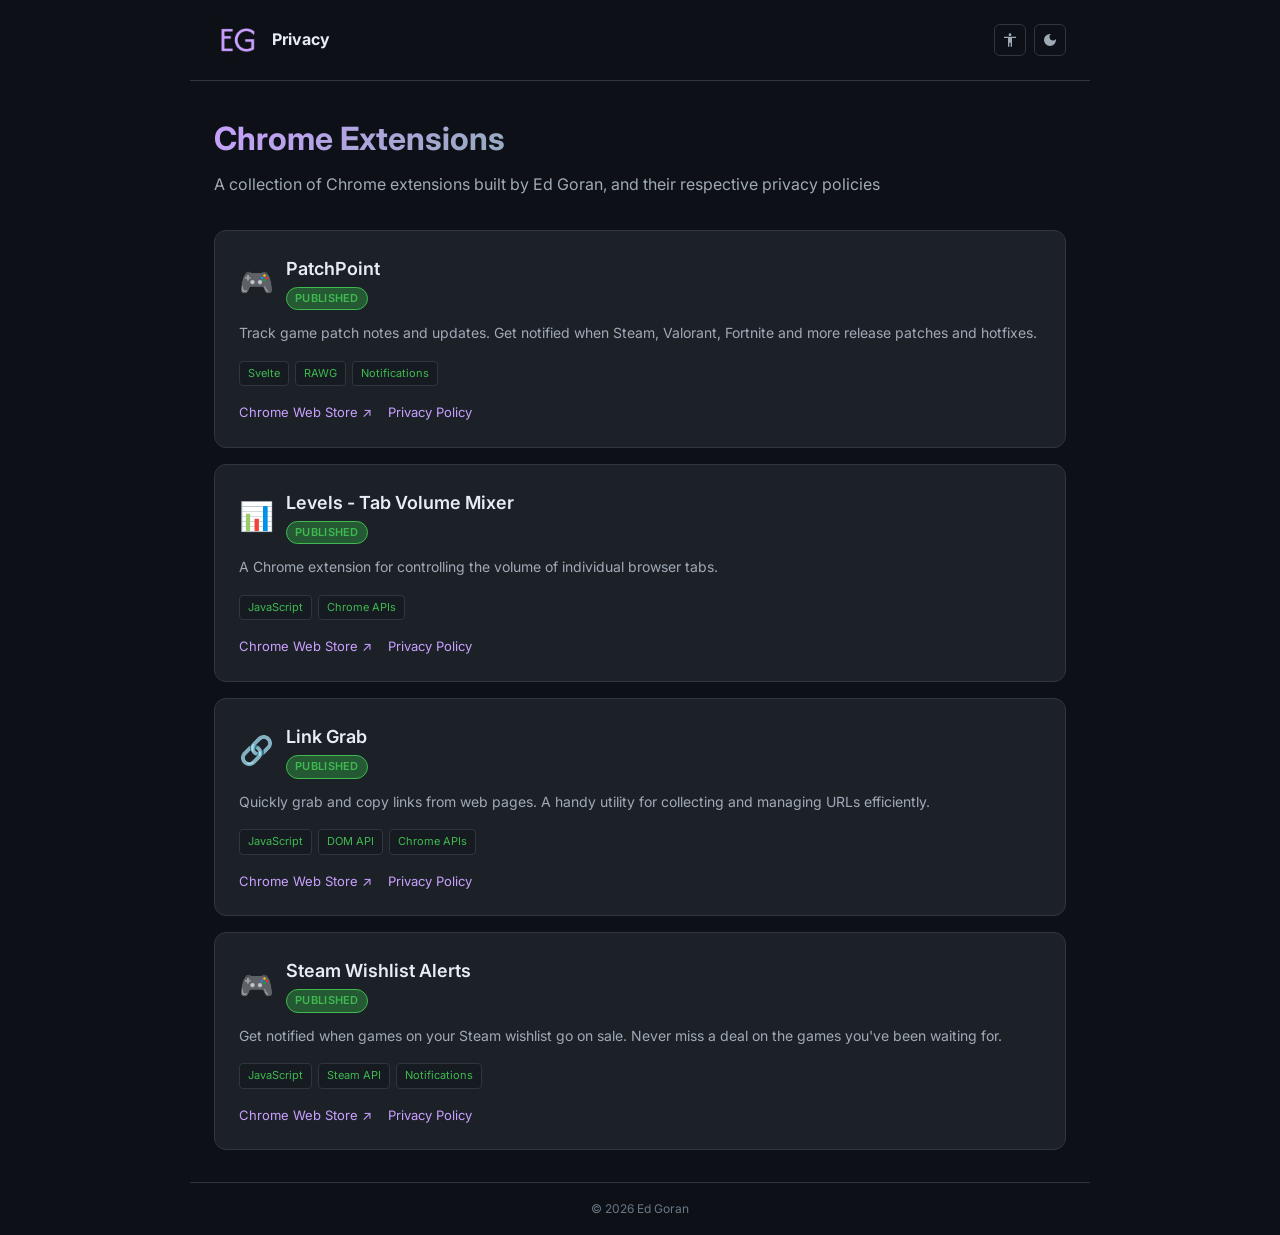
<file: index.html>
<!DOCTYPE html>
<html lang="en" data-theme="dark">
<head>
    <meta charset="UTF-8">
    <meta name="viewport" content="width=device-width, initial-scale=1.0">
    <title>Privacy Policy - Ed Goran</title>
    <link rel="preconnect" href="https://fonts.googleapis.com">
    <link rel="preconnect" href="https://fonts.gstatic.com" crossorigin>
    <link href="https://fonts.googleapis.com/css2?family=Inter:wght@400;500;600;700&display=swap" rel="stylesheet">
    <link rel="stylesheet" href="styles.css">
    <link rel="icon" type="image/x-icon" href="/images/favicon.ico">
</head>
<body>
    <div class="app">
        <header class="header">
            <div class="header-top">
                <a href="/" class="logo">
                    <img src="/images/logo.png" alt="Ed Goran Extensions" class="logo-img">
                    <span class="logo-text">Privacy</span>
                </a>
                <div class="header-right">
                    <button class="a11y-toggle" id="a11yToggle" aria-label="Toggle accessibility mode">
                        <svg class="a11y-icon" viewBox="0 0 24 24" xmlns="http://www.w3.org/2000/svg">
                            <path d="M12 2C13.1 2 14 2.9 14 4C14 5.1 13.1 6 12 6C10.9 6 10 5.1 10 4C10 2.9 10.9 2 12 2ZM21 9H15V22H13V16H11V22H9V9H3V7H21V9Z"/>
                        </svg>
                    </button>
                    <button class="theme-toggle" id="themeToggle" aria-label="Toggle theme">
                        <svg class="theme-icon moon" viewBox="0 0 24 24" xmlns="http://www.w3.org/2000/svg">
                            <path d="M12 3a9 9 0 1 0 9 9c0-.46-.04-.92-.1-1.36a5.389 5.389 0 0 1-4.4 2.26 5.403 5.403 0 0 1-3.14-9.8c-.44-.06-.9-.1-1.36-.1z"/>
                        </svg>
                        <svg class="theme-icon sun" viewBox="0 0 24 24" xmlns="http://www.w3.org/2000/svg">
                            <path d="M12 7c-2.76 0-5 2.24-5 5s2.24 5 5 5 5-2.24 5-5-2.24-5-5-5zM2 13h2c.55 0 1-.45 1-1s-.45-1-1-1H2c-.55 0-1 .45-1 1s.45 1 1 1zm18 0h2c.55 0 1-.45 1-1s-.45-1-1-1h-2c-.55 0-1 .45-1 1s.45 1 1 1zM11 2v2c0 .55.45 1 1 1s1-.45 1-1V2c0-.55-.45-1-1-1s-1 .45-1 1zm0 18v2c0 .55.45 1 1 1s1-.45 1-1v-2c0-.55-.45-1-1-1s-1 .45-1 1zM5.99 4.58a.996.996 0 0 0-1.41 0 .996.996 0 0 0 0 1.41l1.06 1.06c.39.39 1.03.39 1.41 0s.39-1.03 0-1.41L5.99 4.58zm12.37 12.37a.996.996 0 0 0-1.41 0 .996.996 0 0 0 0 1.41l1.06 1.06c.39.39 1.03.39 1.41 0a.996.996 0 0 0 0-1.41l-1.06-1.06zm1.06-10.96a.996.996 0 0 0 0-1.41.996.996 0 0 0-1.41 0l-1.06 1.06c-.39.39-.39 1.03 0 1.41s1.03.39 1.41 0l1.06-1.06zM7.05 18.36a.996.996 0 0 0 0-1.41.996.996 0 0 0-1.41 0l-1.06 1.06c-.39.39-.39 1.03 0 1.41s1.03.39 1.41 0l1.06-1.06z"/>
                        </svg>
                    </button>
                </div>
            </div>
        </header>

        <main class="main">
            <div class="page-hero">
                <h1 class="page-title gradient-text">Chrome Extensions</h1>
                <p class="page-subtitle">A collection of Chrome extensions built by Ed Goran, and their respective privacy policies</p>
            </div>

            <div class="extensions-grid">
                <div class="extension-card">
                    <div class="extension-header">
                        <span class="extension-icon">🎮</span>
                        <div>
                            <h2 class="extension-name">PatchPoint</h2>
                            <span class="status-badge status-published">Published</span>
                        </div>
                    </div>
                    <p class="extension-description">Track game patch notes and updates. Get notified when Steam, Valorant, Fortnite and more release patches and hotfixes.</p>
                    <div class="extension-tech">
                        <span class="tech-tag">Svelte</span>
                        <span class="tech-tag">RAWG</span>
                        <span class="tech-tag">Notifications</span>
                    </div>
                    <div class="extension-links">
                        <a href="https://chrome.google.com/webstore/detail/hebjmlenkepajimgnbbpffhalincjldb" target="_blank" class="extension-link">Chrome Web Store ↗</a>
                        <a href="/privacy/patchpoint.html" class="extension-link">Privacy Policy</a>
                    </div>
                </div>


                <div class="extension-card">
                    <div class="extension-header">
                        <span class="extension-icon">📊</span>
                        <div>
                            <h2 class="extension-name">Levels - Tab Volume Mixer</h2>
                            <span class="status-badge status-published">Published</span>
                        </div>
                    </div>
                    <p class="extension-description">A Chrome extension for controlling the volume of individual browser tabs.</p>
                    <div class="extension-tech">
                        <span class="tech-tag">JavaScript</span>
                        <span class="tech-tag">Chrome APIs</span>
                    </div>
                    <div class="extension-links">
                        <a href="https://chrome.google.com/webstore/detail/aalphoefegnbpgckdmcmcmmehocmndch" target="_blank" class="extension-link">Chrome Web Store ↗</a>
                        <a href="/privacy/levels.html" class="extension-link">Privacy Policy</a>
                    </div>
                </div>

                <div class="extension-card">
                    <div class="extension-header">
                        <span class="extension-icon">🔗</span>
                        <div>
                            <h2 class="extension-name">Link Grab</h2>
                            <span class="status-badge status-published">Published</span>
                        </div>
                    </div>
                    <p class="extension-description">Quickly grab and copy links from web pages. A handy utility for collecting and managing URLs efficiently.</p>
                    <div class="extension-tech">
                        <span class="tech-tag">JavaScript</span>
                        <span class="tech-tag">DOM API</span>
                        <span class="tech-tag">Chrome APIs</span>
                    </div>
                    <div class="extension-links">
                        <a href="https://chrome.google.com/webstore/detail/njhhijannpfjmgepddchjglgnldjnpgh" target="_blank" class="extension-link">Chrome Web Store ↗</a>
                        <a href="/privacy/link-grab.html" class="extension-link">Privacy Policy</a>
                    </div>
                </div>

                <div class="extension-card">
                    <div class="extension-header">
                        <span class="extension-icon">🎮</span>
                        <div>
                            <h2 class="extension-name">Steam Wishlist Alerts</h2>
                            <span class="status-badge status-published">Published</span>
                        </div>
                    </div>
                    <p class="extension-description">Get notified when games on your Steam wishlist go on sale. Never miss a deal on the games you've been waiting for.</p>
                    <div class="extension-tech">
                        <span class="tech-tag">JavaScript</span>
                        <span class="tech-tag">Steam API</span>
                        <span class="tech-tag">Notifications</span>
                    </div>
                    <div class="extension-links">
                        <a href="https://chrome.google.com/webstore/detail/kokgfhmkblondjomicdelmhmigidbahe" target="_blank" class="extension-link">Chrome Web Store ↗</a>
                        <a href="/privacy/steam-wishlist-alerts.html" class="extension-link">Privacy Policy</a>
                    </div>
                </div>
            </div>
        </main>

        <footer class="footer">
            <p>&copy; <span id="year"></span> Ed Goran</p>
        </footer>
    </div>

    <script src="theme.js"></script>
</body>
</html>
</file>
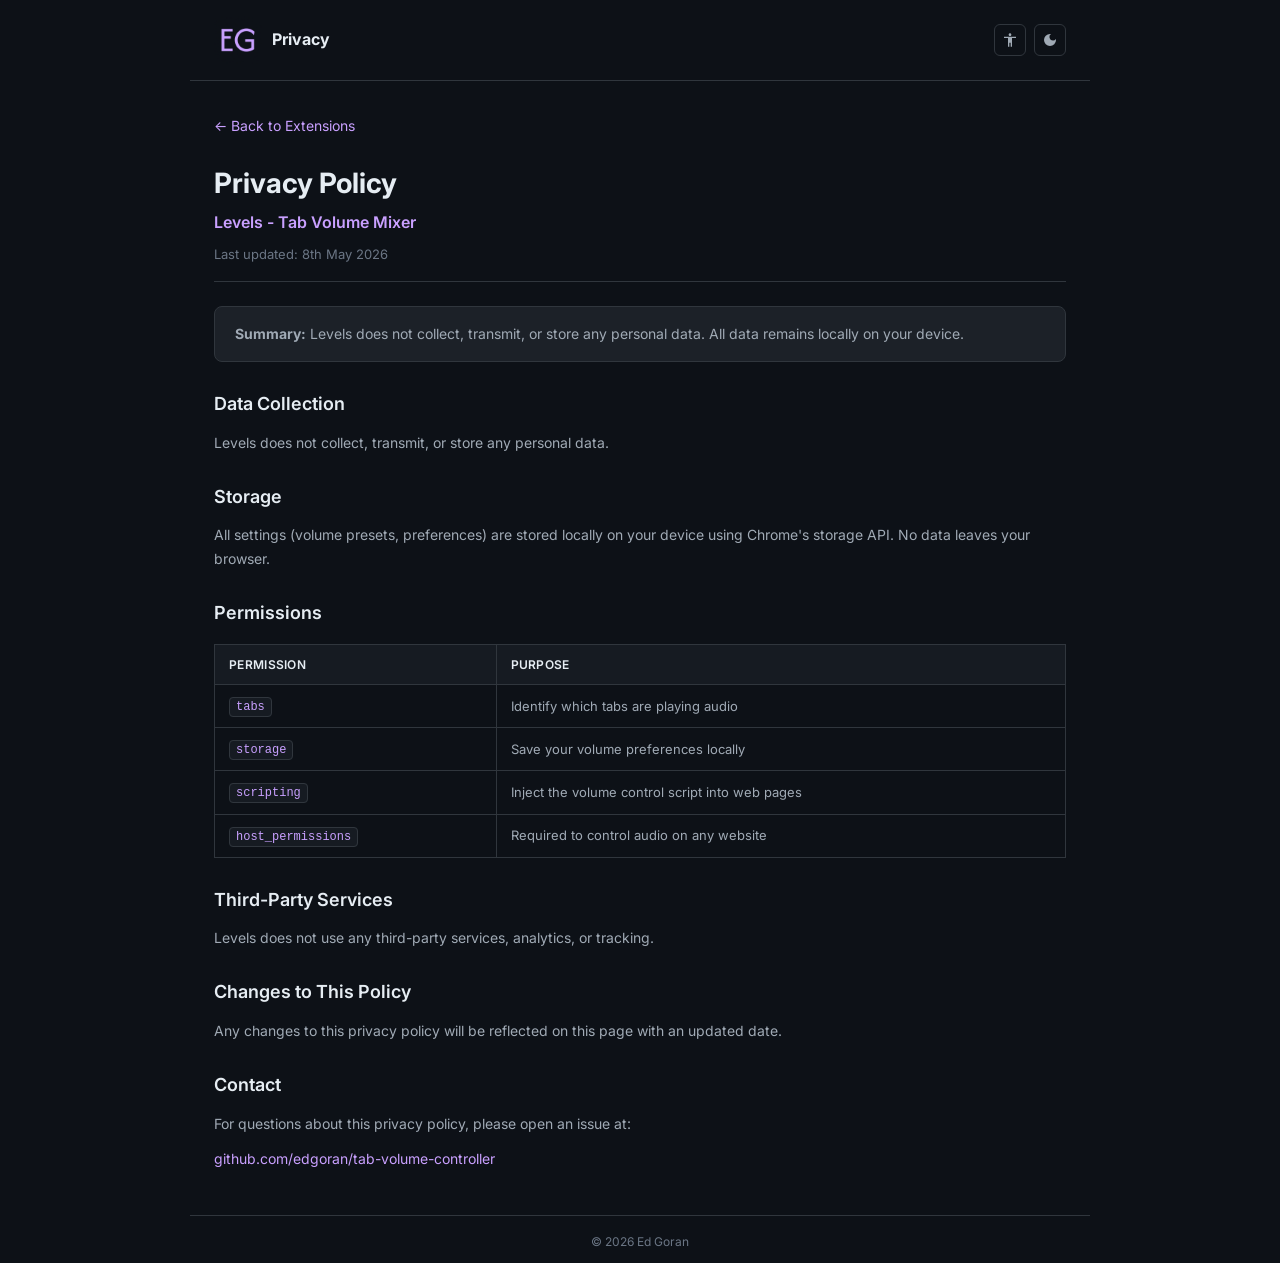
<file: privacy/levels.html>
<!DOCTYPE html>
<html lang="en" data-theme="dark">
<head>
    <meta charset="UTF-8">
    <meta name="viewport" content="width=device-width, initial-scale=1.0">
    <title>Levels - Privacy Policy | Ed Goran Extensions</title>
    <link rel="preconnect" href="https://fonts.googleapis.com">
    <link rel="preconnect" href="https://fonts.gstatic.com" crossorigin>
    <link href="https://fonts.googleapis.com/css2?family=Inter:wght@400;500;600;700&display=swap" rel="stylesheet">
    <link rel="stylesheet" href="../styles.css">
    <link rel="icon" type="image/x-icon" href="../images/favicon.ico">
</head>
<body>
    <div class="app">
        <header class="header">
            <div class="header-top">
                <a href="/" class="logo">
                    <img src="../images/logo.png" alt="Ed Goran Extensions" class="logo-img">
                    <span class="logo-text">Privacy</span>
                </a>
                <div class="header-right">
                    <button class="a11y-toggle" id="a11yToggle" aria-label="Toggle accessibility mode">
                        <svg class="a11y-icon" viewBox="0 0 24 24" xmlns="http://www.w3.org/2000/svg">
                            <path d="M12 2C13.1 2 14 2.9 14 4C14 5.1 13.1 6 12 6C10.9 6 10 5.1 10 4C10 2.9 10.9 2 12 2ZM21 9H15V22H13V16H11V22H9V9H3V7H21V9Z"/>
                        </svg>
                    </button>
                    <button class="theme-toggle" id="themeToggle" aria-label="Toggle theme">
                        <svg class="theme-icon moon" viewBox="0 0 24 24" xmlns="http://www.w3.org/2000/svg">
                            <path d="M12 3a9 9 0 1 0 9 9c0-.46-.04-.92-.1-1.36a5.389 5.389 0 0 1-4.4 2.26 5.403 5.403 0 0 1-3.14-9.8c-.44-.06-.9-.1-1.36-.1z"/>
                        </svg>
                        <svg class="theme-icon sun" viewBox="0 0 24 24" xmlns="http://www.w3.org/2000/svg">
                            <path d="M12 7c-2.76 0-5 2.24-5 5s2.24 5 5 5 5-2.24 5-5-2.24-5-5-5zM2 13h2c.55 0 1-.45 1-1s-.45-1-1-1H2c-.55 0-1 .45-1 1s.45 1 1 1zm18 0h2c.55 0 1-.45 1-1s-.45-1-1-1h-2c-.55 0-1 .45-1 1s.45 1 1 1zM11 2v2c0 .55.45 1 1 1s1-.45 1-1V2c0-.55-.45-1-1-1s-1 .45-1 1zm0 18v2c0 .55.45 1 1 1s1-.45 1-1v-2c0-.55-.45-1-1-1s-1 .45-1 1zM5.99 4.58a.996.996 0 0 0-1.41 0 .996.996 0 0 0 0 1.41l1.06 1.06c.39.39 1.03.39 1.41 0s.39-1.03 0-1.41L5.99 4.58zm12.37 12.37a.996.996 0 0 0-1.41 0 .996.996 0 0 0 0 1.41l1.06 1.06c.39.39 1.03.39 1.41 0a.996.996 0 0 0 0-1.41l-1.06-1.06zm1.06-10.96a.996.996 0 0 0 0-1.41.996.996 0 0 0-1.41 0l-1.06 1.06c-.39.39-.39 1.03 0 1.41s1.03.39 1.41 0l1.06-1.06zM7.05 18.36a.996.996 0 0 0 0-1.41.996.996 0 0 0-1.41 0l-1.06 1.06c-.39.39-.39 1.03 0 1.41s1.03.39 1.41 0l1.06-1.06z"/>
                        </svg>
                    </button>
                </div>
            </div>
        </header>

        <main class="main">
            <a href="/" class="back-link">← Back to Extensions</a>

            <h1 class="privacy-title">Privacy Policy</h1>
            <p class="privacy-extension-name">Levels - Tab Volume Mixer</p>
            <p class="last-updated">Last updated: 8th May 2026</p>

            <div class="highlight-box">
                <p><strong>Summary:</strong> Levels does not collect, transmit, or store any personal data. All data remains locally on your device.</p>
            </div>

            <div class="privacy-content">
                <h2>Data Collection</h2>
                <p>Levels does not collect, transmit, or store any personal data.</p>

                <h2>Storage</h2>
                <p>All settings (volume presets, preferences) are stored locally on your device using Chrome's storage API. No data leaves your browser.</p>

                <h2>Permissions</h2>
                <div class="permissions-table">
                    <table>
                        <thead>
                            <tr>
                                <th>Permission</th>
                                <th>Purpose</th>
                            </tr>
                        </thead>
                        <tbody>
                            <tr>
                                <td><code>tabs</code></td>
                                <td>Identify which tabs are playing audio</td>
                            </tr>
                            <tr>
                                <td><code>storage</code></td>
                                <td>Save your volume preferences locally</td>
                            </tr>
                            <tr>
                                <td><code>scripting</code></td>
                                <td>Inject the volume control script into web pages</td>
                            </tr>
                            <tr>
                                <td><code>host_permissions</code></td>
                                <td>Required to control audio on any website</td>
                            </tr>
                        </tbody>
                    </table>
                </div>

                <h2>Third-Party Services</h2>
                <p>Levels does not use any third-party services, analytics, or tracking.</p>

                <h2>Changes to This Policy</h2>
                <p>Any changes to this privacy policy will be reflected on this page with an updated date.</p>

                <h2>Contact</h2>
                <p>For questions about this privacy policy, please open an issue at:</p>
                <p><a href="https://github.com/edgoran/tab-volume-controller" target="_blank">github.com/edgoran/tab-volume-controller</a></p>
            </div>
        </main>

        <footer class="footer">
            <p>&copy; <span id="year"></span> Ed Goran</p>
        </footer>
    </div>

    <script src="../theme.js"></script>
</body>
</html>
</file>
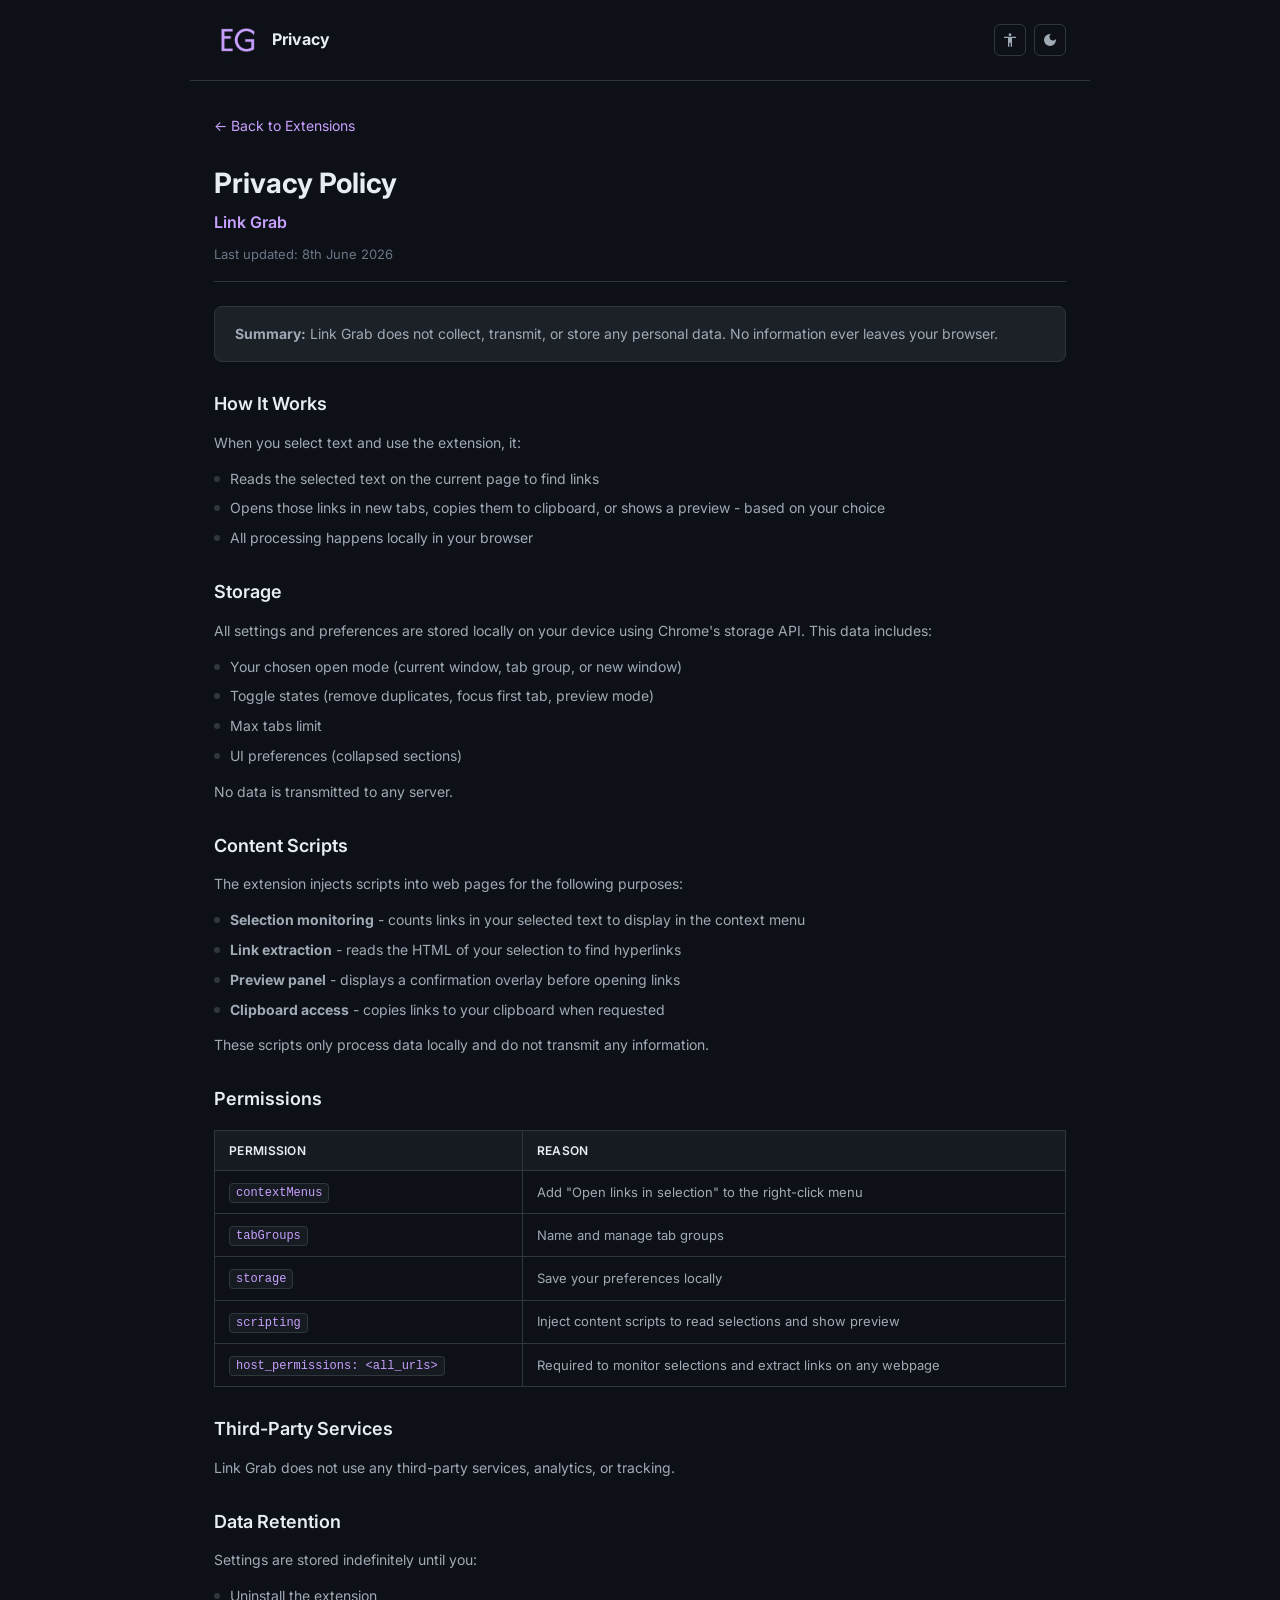
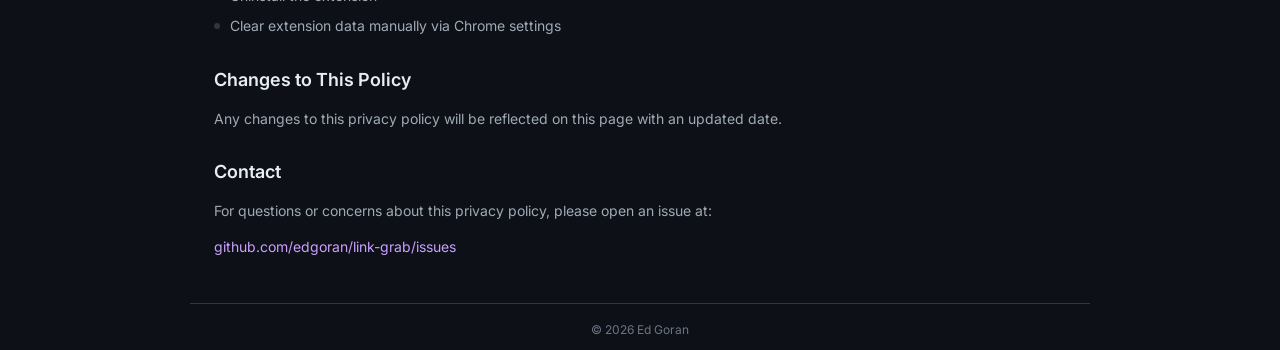
<file: privacy/link-grab.html>
<!DOCTYPE html>
<html lang="en" data-theme="dark">
<head>
    <meta charset="UTF-8">
    <meta name="viewport" content="width=device-width, initial-scale=1.0">
    <title>Link Grab - Privacy Policy | Ed Goran Extensions</title>
    <link rel="preconnect" href="https://fonts.googleapis.com">
    <link rel="preconnect" href="https://fonts.gstatic.com" crossorigin>
    <link href="https://fonts.googleapis.com/css2?family=Inter:wght@400;500;600;700&display=swap" rel="stylesheet">
    <link rel="stylesheet" href="../styles.css">
    <link rel="icon" type="image/x-icon" href="../images/favicon.ico">
</head>
<body>
    <div class="app">
        <header class="header">
            <div class="header-top">
                <a href="/" class="logo">
                    <img src="../images/logo.png" alt="Ed Goran Extensions" class="logo-img">
                    <span class="logo-text">Privacy</span>
                </a>
                <div class="header-right">
                    <button class="a11y-toggle" id="a11yToggle" aria-label="Toggle accessibility mode">
                        <svg class="a11y-icon" viewBox="0 0 24 24" xmlns="http://www.w3.org/2000/svg">
                            <path d="M12 2C13.1 2 14 2.9 14 4C14 5.1 13.1 6 12 6C10.9 6 10 5.1 10 4C10 2.9 10.9 2 12 2ZM21 9H15V22H13V16H11V22H9V9H3V7H21V9Z"/>
                        </svg>
                    </button>
                    <button class="theme-toggle" id="themeToggle" aria-label="Toggle theme">
                        <svg class="theme-icon moon" viewBox="0 0 24 24" xmlns="http://www.w3.org/2000/svg">
                            <path d="M12 3a9 9 0 1 0 9 9c0-.46-.04-.92-.1-1.36a5.389 5.389 0 0 1-4.4 2.26 5.403 5.403 0 0 1-3.14-9.8c-.44-.06-.9-.1-1.36-.1z"/>
                        </svg>
                        <svg class="theme-icon sun" viewBox="0 0 24 24" xmlns="http://www.w3.org/2000/svg">
                            <path d="M12 7c-2.76 0-5 2.24-5 5s2.24 5 5 5 5-2.24 5-5-2.24-5-5-5zM2 13h2c.55 0 1-.45 1-1s-.45-1-1-1H2c-.55 0-1 .45-1 1s.45 1 1 1zm18 0h2c.55 0 1-.45 1-1s-.45-1-1-1h-2c-.55 0-1 .45-1 1s.45 1 1 1zM11 2v2c0 .55.45 1 1 1s1-.45 1-1V2c0-.55-.45-1-1-1s-1 .45-1 1zm0 18v2c0 .55.45 1 1 1s1-.45 1-1v-2c0-.55-.45-1-1-1s-1 .45-1 1zM5.99 4.58a.996.996 0 0 0-1.41 0 .996.996 0 0 0 0 1.41l1.06 1.06c.39.39 1.03.39 1.41 0s.39-1.03 0-1.41L5.99 4.58zm12.37 12.37a.996.996 0 0 0-1.41 0 .996.996 0 0 0 0 1.41l1.06 1.06c.39.39 1.03.39 1.41 0a.996.996 0 0 0 0-1.41l-1.06-1.06zm1.06-10.96a.996.996 0 0 0 0-1.41.996.996 0 0 0-1.41 0l-1.06 1.06c-.39.39-.39 1.03 0 1.41s1.03.39 1.41 0l1.06-1.06zM7.05 18.36a.996.996 0 0 0 0-1.41.996.996 0 0 0-1.41 0l-1.06 1.06c-.39.39-.39 1.03 0 1.41s1.03.39 1.41 0l1.06-1.06z"/>
                        </svg>
                    </button>
                </div>
            </div>
        </header>

        <main class="main">
            <a href="/" class="back-link">← Back to Extensions</a>

            <h1 class="privacy-title">Privacy Policy</h1>
            <p class="privacy-extension-name">Link Grab</p>
            <p class="last-updated">Last updated: 8th June 2026</p>

            <div class="highlight-box">
                <p><strong>Summary:</strong> Link Grab does not collect, transmit, or store any personal data. No information ever leaves your browser.</p>
            </div>

            <div class="privacy-content">
                <h2>How It Works</h2>
                <p>When you select text and use the extension, it:</p>
                <ul>
                    <li>Reads the selected text on the current page to find links</li>
                    <li>Opens those links in new tabs, copies them to clipboard, or shows a preview - based on your choice</li>
                    <li>All processing happens locally in your browser</li>
                </ul>

                <h2>Storage</h2>
                <p>All settings and preferences are stored locally on your device using Chrome's storage API. This data includes:</p>
                <ul>
                    <li>Your chosen open mode (current window, tab group, or new window)</li>
                    <li>Toggle states (remove duplicates, focus first tab, preview mode)</li>
                    <li>Max tabs limit</li>
                    <li>UI preferences (collapsed sections)</li>
                </ul>
                <p>No data is transmitted to any server.</p>

                <h2>Content Scripts</h2>
                <p>The extension injects scripts into web pages for the following purposes:</p>
                <ul>
                    <li><strong>Selection monitoring</strong> - counts links in your selected text to display in the context menu</li>
                    <li><strong>Link extraction</strong> - reads the HTML of your selection to find hyperlinks</li>
                    <li><strong>Preview panel</strong> - displays a confirmation overlay before opening links</li>
                    <li><strong>Clipboard access</strong> - copies links to your clipboard when requested</li>
                </ul>
                <p>These scripts only process data locally and do not transmit any information.</p>

                <h2>Permissions</h2>
                <div class="permissions-table">
                    <table>
                        <thead>
                            <tr>
                                <th>Permission</th>
                                <th>Reason</th>
                            </tr>
                        </thead>
                        <tbody>
                            <tr>
                                <td><code>contextMenus</code></td>
                                <td>Add "Open links in selection" to the right-click menu</td>
                            </tr>
                            <tr>
                                <td><code>tabGroups</code></td>
                                <td>Name and manage tab groups</td>
                            </tr>
                            <tr>
                                <td><code>storage</code></td>
                                <td>Save your preferences locally</td>
                            </tr>
                            <tr>
                                <td><code>scripting</code></td>
                                <td>Inject content scripts to read selections and show preview</td>
                            </tr>
                            <tr>
                                <td><code>host_permissions: &lt;all_urls&gt;</code></td>
                                <td>Required to monitor selections and extract links on any webpage</td>
                            </tr>
                        </tbody>
                    </table>
                </div>

                <h2>Third-Party Services</h2>
                <p>Link Grab does not use any third-party services, analytics, or tracking.</p>

                <h2>Data Retention</h2>
                <p>Settings are stored indefinitely until you:</p>
                <ul>
                    <li>Uninstall the extension</li>
                    <li>Clear extension data manually via Chrome settings</li>
                </ul>

                <h2>Changes to This Policy</h2>
                <p>Any changes to this privacy policy will be reflected on this page with an updated date.</p>

                <h2>Contact</h2>
                <p>For questions or concerns about this privacy policy, please open an issue at:</p>
                <p><a href="https://github.com/edgoran/link-grab/issues" target="_blank">github.com/edgoran/link-grab/issues</a></p>
            </div>
        </main>

        <footer class="footer">
            <p>&copy; <span id="year"></span> Ed Goran</p>
        </footer>
    </div>

    <script src="../theme.js"></script>
</body>
</html>
</file>
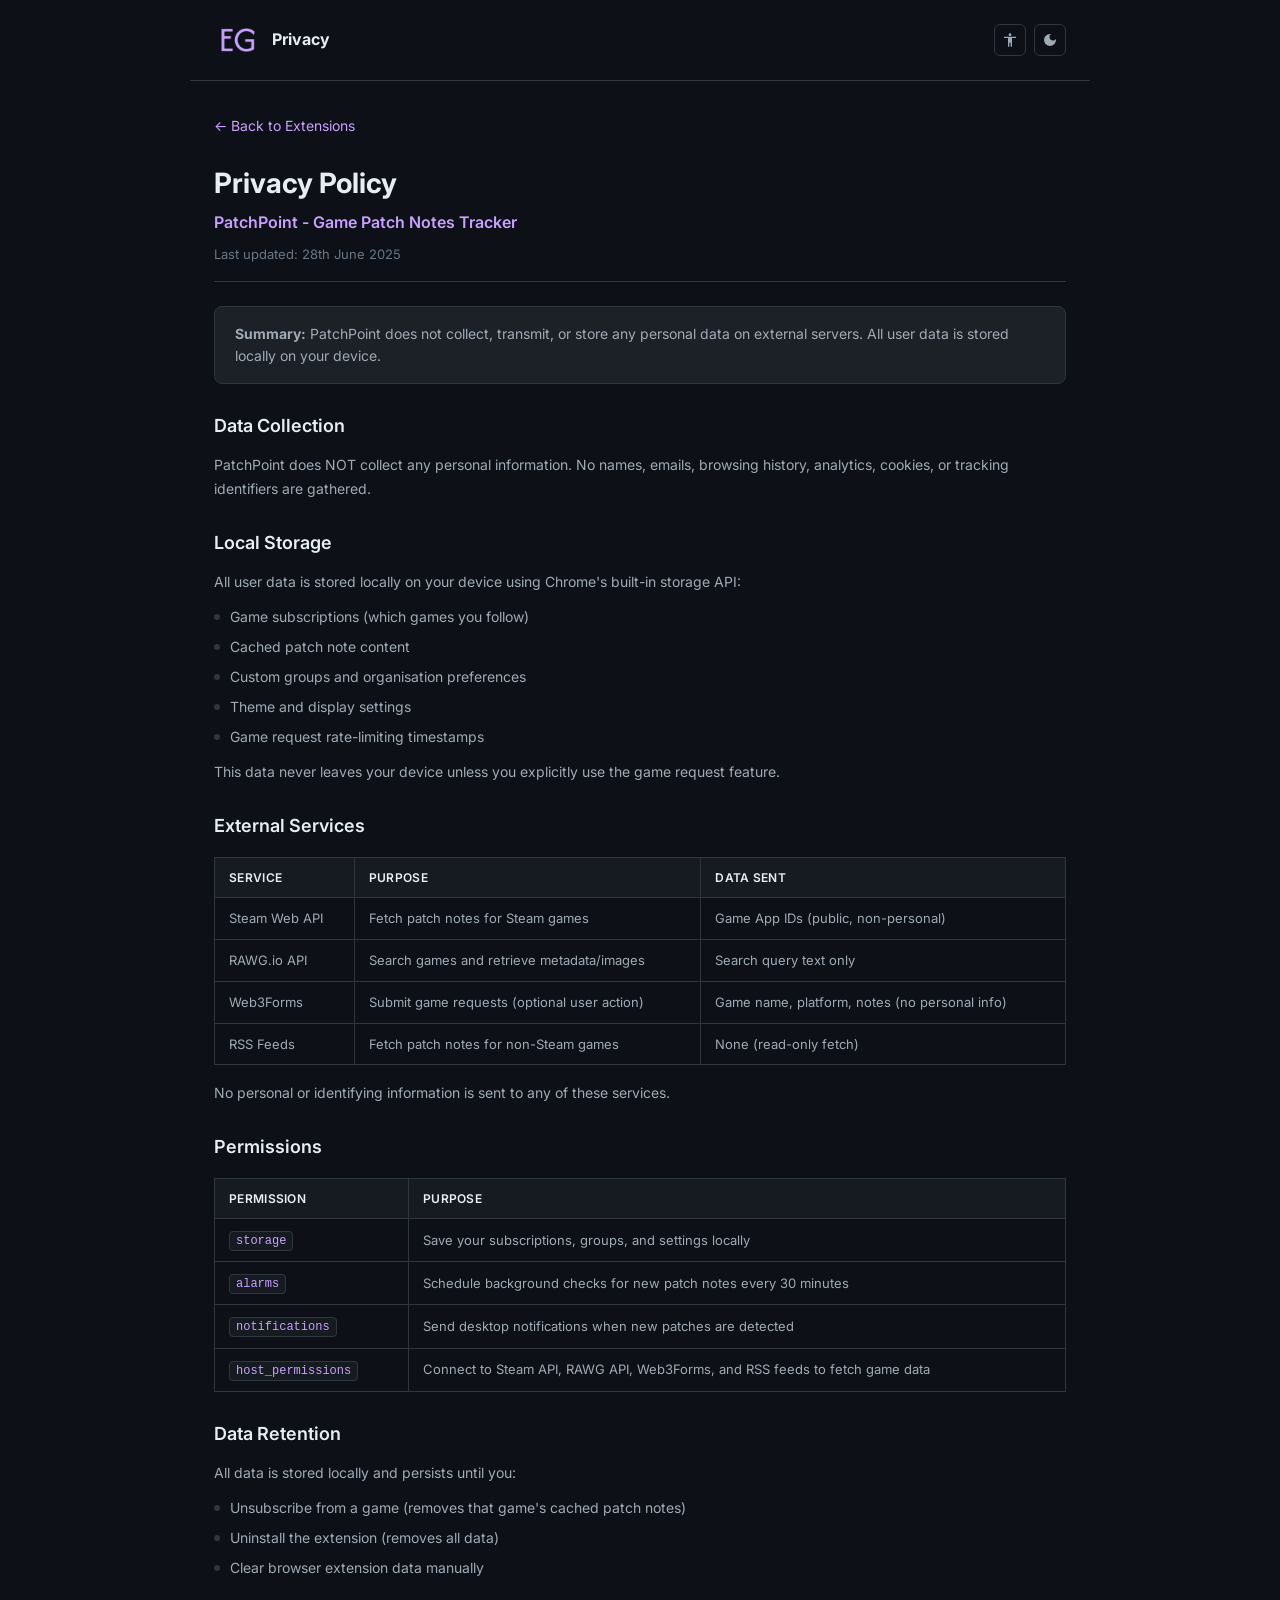
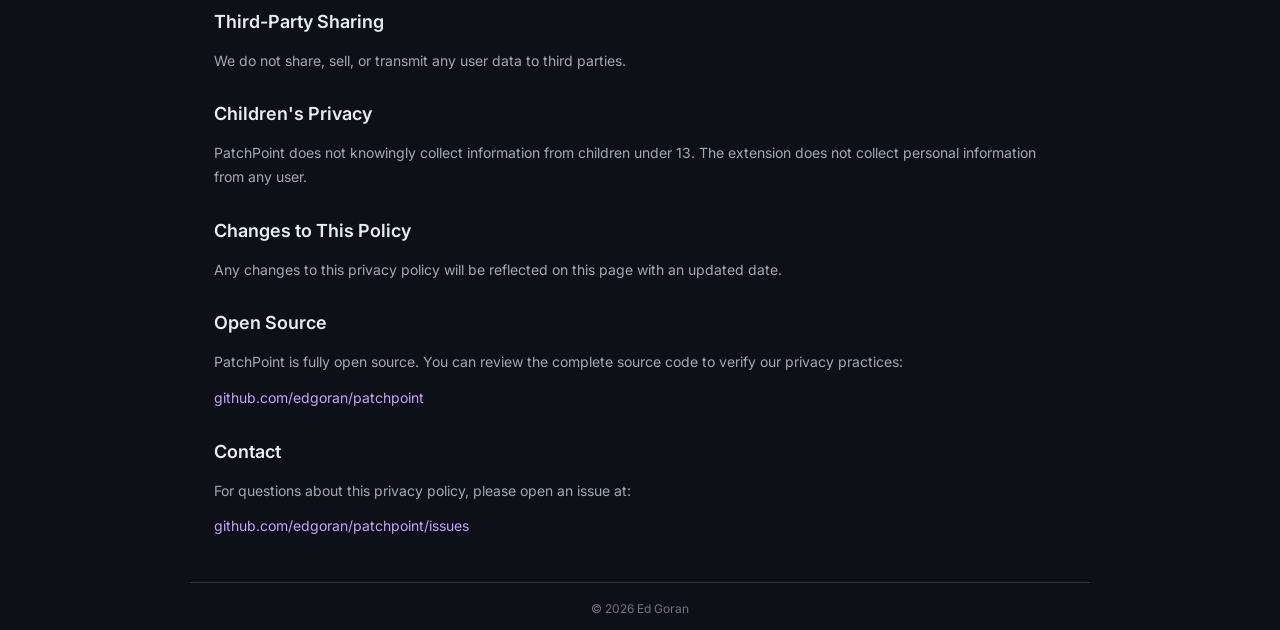
<file: privacy/patchpoint.html>
<!DOCTYPE html>
<html lang="en" data-theme="dark">
<head>
    <meta charset="UTF-8">
    <meta name="viewport" content="width=device-width, initial-scale=1.0">
    <title>PatchPoint - Privacy Policy | Ed Goran Extensions</title>
    <link rel="preconnect" href="https://fonts.googleapis.com">
    <link rel="preconnect" href="https://fonts.gstatic.com" crossorigin>
    <link href="https://fonts.googleapis.com/css2?family=Inter:wght@400;500;600;700&display=swap" rel="stylesheet">
    <link rel="stylesheet" href="../styles.css">
    <link rel="icon" type="image/x-icon" href="../images/favicon.ico">
</head>
<body>
    <div class="app">
        <header class="header">
            <div class="header-top">
                <a href="/" class="logo">
                    <img src="../images/logo.png" alt="Ed Goran Extensions" class="logo-img">
                    <span class="logo-text">Privacy</span>
                </a>
                <div class="header-right">
                    <button class="a11y-toggle" id="a11yToggle" aria-label="Toggle accessibility mode">
                        <svg class="a11y-icon" viewBox="0 0 24 24" xmlns="http://www.w3.org/2000/svg">
                            <path d="M12 2C13.1 2 14 2.9 14 4C14 5.1 13.1 6 12 6C10.9 6 10 5.1 10 4C10 2.9 10.9 2 12 2ZM21 9H15V22H13V16H11V22H9V9H3V7H21V9Z"/>
                        </svg>
                    </button>
                    <button class="theme-toggle" id="themeToggle" aria-label="Toggle theme">
                        <svg class="theme-icon moon" viewBox="0 0 24 24" xmlns="http://www.w3.org/2000/svg">
                            <path d="M12 3a9 9 0 1 0 9 9c0-.46-.04-.92-.1-1.36a5.389 5.389 0 0 1-4.4 2.26 5.403 5.403 0 0 1-3.14-9.8c-.44-.06-.9-.1-1.36-.1z"/>
                        </svg>
                        <svg class="theme-icon sun" viewBox="0 0 24 24" xmlns="http://www.w3.org/2000/svg">
                            <path d="M12 7c-2.76 0-5 2.24-5 5s2.24 5 5 5 5-2.24 5-5-2.24-5-5-5zM2 13h2c.55 0 1-.45 1-1s-.45-1-1-1H2c-.55 0-1 .45-1 1s.45 1 1 1zm18 0h2c.55 0 1-.45 1-1s-.45-1-1-1h-2c-.55 0-1 .45-1 1s.45 1 1 1zM11 2v2c0 .55.45 1 1 1s1-.45 1-1V2c0-.55-.45-1-1-1s-1 .45-1 1zm0 18v2c0 .55.45 1 1 1s1-.45 1-1v-2c0-.55-.45-1-1-1s-1 .45-1 1zM5.99 4.58a.996.996 0 0 0-1.41 0 .996.996 0 0 0 0 1.41l1.06 1.06c.39.39 1.03.39 1.41 0s.39-1.03 0-1.41L5.99 4.58zm12.37 12.37a.996.996 0 0 0-1.41 0 .996.996 0 0 0 0 1.41l1.06 1.06c.39.39 1.03.39 1.41 0a.996.996 0 0 0 0-1.41l-1.06-1.06zm1.06-10.96a.996.996 0 0 0 0-1.41.996.996 0 0 0-1.41 0l-1.06 1.06c-.39.39-.39 1.03 0 1.41s1.03.39 1.41 0l1.06-1.06zM7.05 18.36a.996.996 0 0 0 0-1.41.996.996 0 0 0-1.41 0l-1.06 1.06c-.39.39-.39 1.03 0 1.41s1.03.39 1.41 0l1.06-1.06z"/>
                        </svg>
                    </button>
                </div>
            </div>
        </header>

        <main class="main">
            <a href="/" class="back-link">← Back to Extensions</a>

            <h1 class="privacy-title">Privacy Policy</h1>
            <p class="privacy-extension-name">PatchPoint - Game Patch Notes Tracker</p>
            <p class="last-updated">Last updated: 28th June 2025</p>

            <div class="highlight-box">
                <p><strong>Summary:</strong> PatchPoint does not collect, transmit, or store any personal data on external servers. All user data is stored locally on your device.</p>
            </div>

            <div class="privacy-content">
                <h2>Data Collection</h2>
                <p>PatchPoint does NOT collect any personal information. No names, emails, browsing history, analytics, cookies, or tracking identifiers are gathered.</p>

                <h2>Local Storage</h2>
                <p>All user data is stored locally on your device using Chrome's built-in storage API:</p>
                <ul>
                    <li>Game subscriptions (which games you follow)</li>
                    <li>Cached patch note content</li>
                    <li>Custom groups and organisation preferences</li>
                    <li>Theme and display settings</li>
                    <li>Game request rate-limiting timestamps</li>
                </ul>
                <p>This data never leaves your device unless you explicitly use the game request feature.</p>

                <h2>External Services</h2>
                <div class="permissions-table">
                    <table>
                        <thead>
                            <tr>
                                <th>Service</th>
                                <th>Purpose</th>
                                <th>Data Sent</th>
                            </tr>
                        </thead>
                        <tbody>
                            <tr>
                                <td>Steam Web API</td>
                                <td>Fetch patch notes for Steam games</td>
                                <td>Game App IDs (public, non-personal)</td>
                            </tr>
                            <tr>
                                <td>RAWG.io API</td>
                                <td>Search games and retrieve metadata/images</td>
                                <td>Search query text only</td>
                            </tr>
                            <tr>
                                <td>Web3Forms</td>
                                <td>Submit game requests (optional user action)</td>
                                <td>Game name, platform, notes (no personal info)</td>
                            </tr>
                            <tr>
                                <td>RSS Feeds</td>
                                <td>Fetch patch notes for non-Steam games</td>
                                <td>None (read-only fetch)</td>
                            </tr>
                        </tbody>
                    </table>
                </div>
                <p>No personal or identifying information is sent to any of these services.</p>

                <h2>Permissions</h2>
                <div class="permissions-table">
                    <table>
                        <thead>
                            <tr>
                                <th>Permission</th>
                                <th>Purpose</th>
                            </tr>
                        </thead>
                        <tbody>
                            <tr>
                                <td><code>storage</code></td>
                                <td>Save your subscriptions, groups, and settings locally</td>
                            </tr>
                            <tr>
                                <td><code>alarms</code></td>
                                <td>Schedule background checks for new patch notes every 30 minutes</td>
                            </tr>
                            <tr>
                                <td><code>notifications</code></td>
                                <td>Send desktop notifications when new patches are detected</td>
                            </tr>
                            <tr>
                                <td><code>host_permissions</code></td>
                                <td>Connect to Steam API, RAWG API, Web3Forms, and RSS feeds to fetch game data</td>
                            </tr>
                        </tbody>
                    </table>
                </div>

                <h2>Data Retention</h2>
                <p>All data is stored locally and persists until you:</p>
                <ul>
                    <li>Unsubscribe from a game (removes that game's cached patch notes)</li>
                    <li>Uninstall the extension (removes all data)</li>
                    <li>Clear browser extension data manually</li>
                </ul>

                <h2>Third-Party Sharing</h2>
                <p>We do not share, sell, or transmit any user data to third parties.</p>

                <h2>Children's Privacy</h2>
                <p>PatchPoint does not knowingly collect information from children under 13. The extension does not collect personal information from any user.</p>

                <h2>Changes to This Policy</h2>
                <p>Any changes to this privacy policy will be reflected on this page with an updated date.</p>

                <h2>Open Source</h2>
                <p>PatchPoint is fully open source. You can review the complete source code to verify our privacy practices:</p>
                <p><a href="https://github.com/edgoran/patchpoint" target="_blank">github.com/edgoran/patchpoint</a></p>

                <h2>Contact</h2>
                <p>For questions about this privacy policy, please open an issue at:</p>
                <p><a href="https://github.com/edgoran/patchpoint/issues" target="_blank">github.com/edgoran/patchpoint/issues</a></p>
            </div>
        </main>

        <footer class="footer">
            <p>&copy; <span id="year"></span> Ed Goran</p>
        </footer>
    </div>

    <script src="../theme.js"></script>
</body>
</html>
</file>
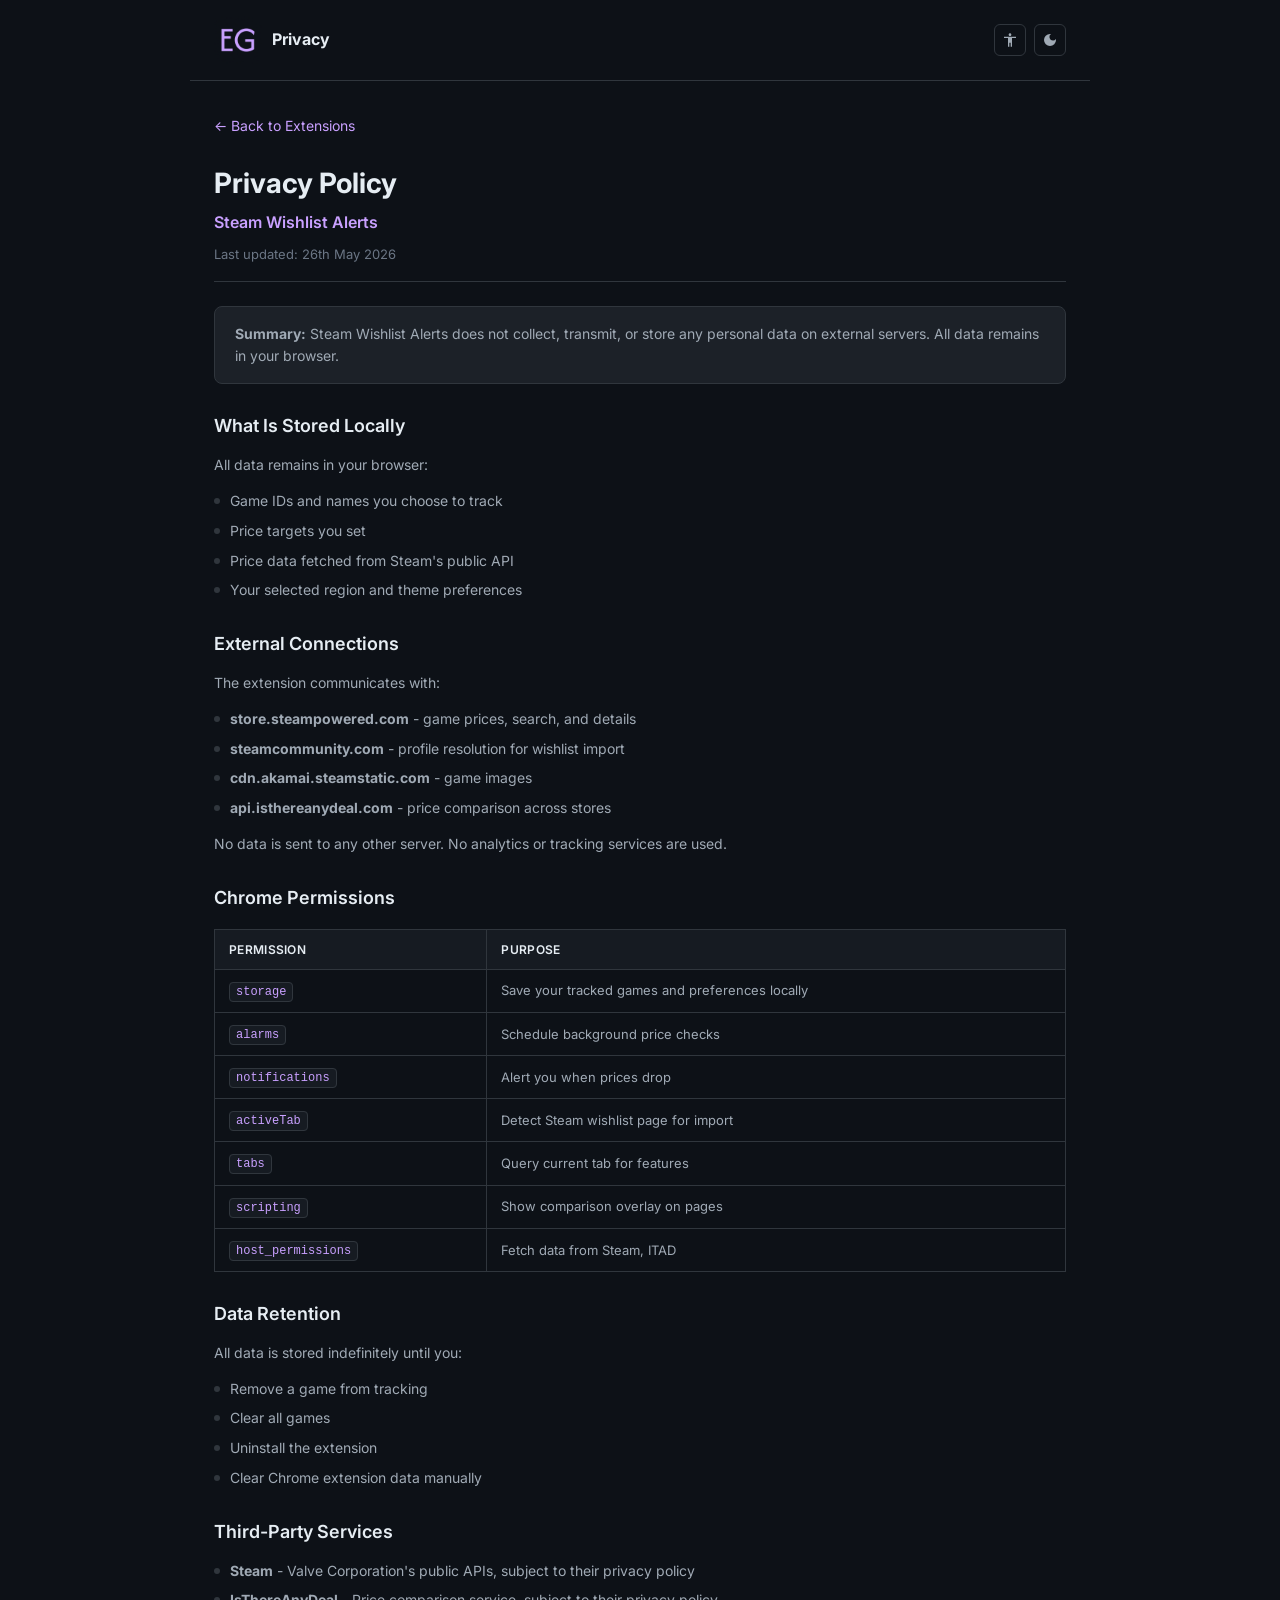
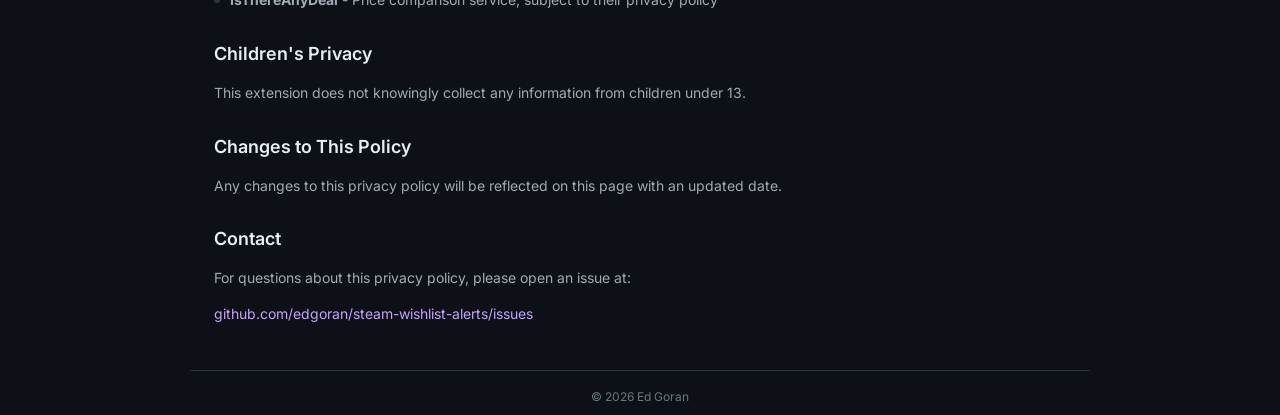
<file: privacy/steam-wishlist-alerts.html>
<!DOCTYPE html>
<html lang="en" data-theme="dark">
<head>
    <meta charset="UTF-8">
    <meta name="viewport" content="width=device-width, initial-scale=1.0">
    <title>Steam Wishlist Alerts - Privacy Policy | Ed Goran Extensions</title>
    <link rel="preconnect" href="https://fonts.googleapis.com">
    <link rel="preconnect" href="https://fonts.gstatic.com" crossorigin>
    <link href="https://fonts.googleapis.com/css2?family=Inter:wght@400;500;600;700&display=swap" rel="stylesheet">
    <link rel="stylesheet" href="../styles.css">
    <link rel="icon" type="image/x-icon" href="../images/favicon.ico">
</head>
<body>
    <div class="app">
        <header class="header">
            <div class="header-top">
                <a href="/" class="logo">
                    <img src="../images/logo.png" alt="Ed Goran Extensions" class="logo-img">
                    <span class="logo-text">Privacy</span>
                </a>
                <div class="header-right">
                    <button class="a11y-toggle" id="a11yToggle" aria-label="Toggle accessibility mode">
                        <svg class="a11y-icon" viewBox="0 0 24 24" xmlns="http://www.w3.org/2000/svg">
                            <path d="M12 2C13.1 2 14 2.9 14 4C14 5.1 13.1 6 12 6C10.9 6 10 5.1 10 4C10 2.9 10.9 2 12 2ZM21 9H15V22H13V16H11V22H9V9H3V7H21V9Z"/>
                        </svg>
                    </button>
                    <button class="theme-toggle" id="themeToggle" aria-label="Toggle theme">
                        <svg class="theme-icon moon" viewBox="0 0 24 24" xmlns="http://www.w3.org/2000/svg">
                            <path d="M12 3a9 9 0 1 0 9 9c0-.46-.04-.92-.1-1.36a5.389 5.389 0 0 1-4.4 2.26 5.403 5.403 0 0 1-3.14-9.8c-.44-.06-.9-.1-1.36-.1z"/>
                        </svg>
                        <svg class="theme-icon sun" viewBox="0 0 24 24" xmlns="http://www.w3.org/2000/svg">
                            <path d="M12 7c-2.76 0-5 2.24-5 5s2.24 5 5 5 5-2.24 5-5-2.24-5-5-5zM2 13h2c.55 0 1-.45 1-1s-.45-1-1-1H2c-.55 0-1 .45-1 1s.45 1 1 1zm18 0h2c.55 0 1-.45 1-1s-.45-1-1-1h-2c-.55 0-1 .45-1 1s.45 1 1 1zM11 2v2c0 .55.45 1 1 1s1-.45 1-1V2c0-.55-.45-1-1-1s-1 .45-1 1zm0 18v2c0 .55.45 1 1 1s1-.45 1-1v-2c0-.55-.45-1-1-1s-1 .45-1 1zM5.99 4.58a.996.996 0 0 0-1.41 0 .996.996 0 0 0 0 1.41l1.06 1.06c.39.39 1.03.39 1.41 0s.39-1.03 0-1.41L5.99 4.58zm12.37 12.37a.996.996 0 0 0-1.41 0 .996.996 0 0 0 0 1.41l1.06 1.06c.39.39 1.03.39 1.41 0a.996.996 0 0 0 0-1.41l-1.06-1.06zm1.06-10.96a.996.996 0 0 0 0-1.41.996.996 0 0 0-1.41 0l-1.06 1.06c-.39.39-.39 1.03 0 1.41s1.03.39 1.41 0l1.06-1.06zM7.05 18.36a.996.996 0 0 0 0-1.41.996.996 0 0 0-1.41 0l-1.06 1.06c-.39.39-.39 1.03 0 1.41s1.03.39 1.41 0l1.06-1.06z"/>
                        </svg>
                    </button>
                </div>
            </div>
        </header>

        <main class="main">
            <a href="/" class="back-link">← Back to Extensions</a>

            <h1 class="privacy-title">Privacy Policy</h1>
            <p class="privacy-extension-name">Steam Wishlist Alerts</p>
            <p class="last-updated">Last updated: 26th May 2026</p>

            <div class="highlight-box">
                <p><strong>Summary:</strong> Steam Wishlist Alerts does not collect, transmit, or store any personal data on external servers. All data remains in your browser.</p>
            </div>

            <div class="privacy-content">
                <h2>What Is Stored Locally</h2>
                <p>All data remains in your browser:</p>
                <ul>
                    <li>Game IDs and names you choose to track</li>
                    <li>Price targets you set</li>
                    <li>Price data fetched from Steam's public API</li>
                    <li>Your selected region and theme preferences</li>
                </ul>

                <h2>External Connections</h2>
                <p>The extension communicates with:</p>
                <ul>
                    <li><strong>store.steampowered.com</strong> - game prices, search, and details</li>
                    <li><strong>steamcommunity.com</strong> - profile resolution for wishlist import</li>
                    <li><strong>cdn.akamai.steamstatic.com</strong> - game images</li>
                    <li><strong>api.isthereanydeal.com</strong> - price comparison across stores</li>
                </ul>
                <p>No data is sent to any other server. No analytics or tracking services are used.</p>

                <h2>Chrome Permissions</h2>
                <div class="permissions-table">
                    <table>
                        <thead>
                            <tr>
                                <th>Permission</th>
                                <th>Purpose</th>
                            </tr>
                        </thead>
                        <tbody>
                            <tr>
                                <td><code>storage</code></td>
                                <td>Save your tracked games and preferences locally</td>
                            </tr>
                            <tr>
                                <td><code>alarms</code></td>
                                <td>Schedule background price checks</td>
                            </tr>
                            <tr>
                                <td><code>notifications</code></td>
                                <td>Alert you when prices drop</td>
                            </tr>
                            <tr>
                                <td><code>activeTab</code></td>
                                <td>Detect Steam wishlist page for import</td>
                            </tr>
                            <tr>
                                <td><code>tabs</code></td>
                                <td>Query current tab for features</td>
                            </tr>
                            <tr>
                                <td><code>scripting</code></td>
                                <td>Show comparison overlay on pages</td>
                            </tr>
                            <tr>
                                <td><code>host_permissions</code></td>
                                <td>Fetch data from Steam, ITAD</td>
                            </tr>
                        </tbody>
                    </table>
                </div>

                <h2>Data Retention</h2>
                <p>All data is stored indefinitely until you:</p>
                <ul>
                    <li>Remove a game from tracking</li>
                    <li>Clear all games</li>
                    <li>Uninstall the extension</li>
                    <li>Clear Chrome extension data manually</li>
                </ul>

                <h2>Third-Party Services</h2>
                <ul>
                    <li><strong>Steam</strong> - Valve Corporation's public APIs, subject to their privacy policy</li>
                    <li><strong>IsThereAnyDeal</strong> - Price comparison service, subject to their privacy policy</li>
                </ul>

                <h2>Children's Privacy</h2>
                <p>This extension does not knowingly collect any information from children under 13.</p>

                <h2>Changes to This Policy</h2>
                <p>Any changes to this privacy policy will be reflected on this page with an updated date.</p>

                <h2>Contact</h2>
                <p>For questions about this privacy policy, please open an issue at:</p>
                <p><a href="https://github.com/edgoran/" target="_blank">github.com/edgoran/steam-wishlist-alerts/issues</a></p>
            </div>
        </main>

        <footer class="footer">
            <p>&copy; <span id="year"></span> Ed Goran</p>
        </footer>
    </div>

    <script src="../theme.js"></script>
</body>
</html>
</file>
<file: styles.css>
/* Reset & base */
* {
    margin: 0;
    padding: 0;
    box-sizing: border-box;
}

/* Dark theme (default) */
:root,
[data-theme="dark"] {
    --bg-primary: #0d1117;
    --bg-secondary: #161b22;
    --bg-card: #1c2128;
    --bg-card-hover: #21262d;
    --text-primary: #e6edf3;
    --text-secondary: #a0aab5;
    --text-muted: #6b7685;
    --accent: #9b72cf;
    --accent-light: #c9a0ff;
    --accent-green: #3fb950;
    --accent-green-muted: #2ea04370;
    --border: #30363d;
    --hover-bg: #21262d;
}

/* Light theme */
[data-theme="light"] {
    --bg-primary: #ffffff;
    --bg-secondary: #f6f8fa;
    --bg-card: #ffffff;
    --bg-card-hover: #f6f8fa;
    --text-primary: #1f2328;
    --text-secondary: #656d76;
    --text-muted: #8b949e;
    --accent: #7c3aed;
    --accent-light: #6d28d9;
    --accent-green: #1a7f37;
    --accent-green-muted: #1a7f3720;
    --border: #d0d7de;
    --hover-bg: #f3f4f6;
}

/* WCAG accessible - light */
[data-a11y="true"],
[data-a11y="true"][data-theme="light"] {
    --bg-primary: #ffffff;
    --bg-secondary: #f5f5f5;
    --bg-card: #ffffff;
    --bg-card-hover: #f0f0f0;
    --text-primary: #000000;
    --text-secondary: #333333;
    --text-muted: #555555;
    --accent: #0000cc;
    --accent-light: #0000cc;
    --accent-green: #006600;
    --accent-green-muted: #00660020;
    --border: #666666;
    --hover-bg: #e8e8e8;
}

/* WCAG accessible - dark */
[data-a11y="true"][data-theme="dark"] {
    --bg-primary: #000000;
    --bg-secondary: #0a0a0a;
    --bg-card: #111111;
    --bg-card-hover: #1a1a1a;
    --text-primary: #ffffff;
    --text-secondary: #e0e0e0;
    --text-muted: #bbbbbb;
    --accent: #6fa3ff;
    --accent-light: #6fa3ff;
    --accent-green: #5cff5c;
    --accent-green-muted: #5cff5c20;
    --border: #888888;
    --hover-bg: #1a1a1a;
}

/* Base styles */
body {
    font-family: "Inter", -apple-system, BlinkMacSystemFont, "Segoe UI", Roboto, sans-serif;
    background: var(--bg-primary);
    color: var(--text-primary);
    min-height: 100vh;
    line-height: 1.6;
}

.app {
    max-width: 900px;
    margin: 0 auto;
    min-height: 100vh;
    display: flex;
    flex-direction: column;
}

/* Header */
.header {
    position: sticky;
    top: 0;
    background: var(--bg-primary);
    z-index: 100;
    border-bottom: 1px solid var(--border);
}

.header-top {
    display: flex;
    align-items: center;
    justify-content: space-between;
    padding: 16px 24px;
}

.logo {
    font-size: 16px;
    font-weight: 700;
    color: var(--text-primary);
    text-decoration: none;
    white-space: nowrap;
}

.header-right {
    display: flex;
    align-items: center;
    gap: 8px;
}

/* Theme & A11y toggles */
.theme-toggle,
.a11y-toggle {
    display: flex;
    align-items: center;
    justify-content: center;
    width: 32px;
    height: 32px;
    background: none;
    border: 1px solid var(--border);
    border-radius: 6px;
    cursor: pointer;
    transition: background 0.15s ease, border-color 0.15s ease;
}

.theme-toggle:hover,
.a11y-toggle:hover {
    background: var(--hover-bg);
    border-color: var(--accent);
}

.theme-icon,
.a11y-icon {
    width: 16px;
    height: 16px;
    fill: var(--text-secondary);
    transition: fill 0.15s ease;
}

.theme-toggle:hover .theme-icon,
.a11y-toggle:hover .a11y-icon {
    fill: var(--text-primary);
}

.theme-icon.moon {
    display: block;
}

.theme-icon.sun {
    display: none;
}

[data-theme="light"] .theme-icon.moon {
    display: none;
}

[data-theme="light"] .theme-icon.sun {
    display: block;
}

.a11y-toggle.active {
    border-color: var(--accent-green);
    background: var(--accent-green-muted);
}

.a11y-toggle.active .a11y-icon {
    fill: var(--accent-green);
}

/* Main */
.main {
    flex: 1;
    padding: 32px 24px;
}

/* Page hero */
.page-hero {
    margin-bottom: 32px;
}

.page-title {
    font-size: 32px;
    font-weight: 700;
    margin-bottom: 8px;
}

.gradient-text {
    background: linear-gradient(135deg, var(--accent-light), var(--accent-green));
    -webkit-background-clip: text;
    -webkit-text-fill-color: transparent;
    background-clip: text;
}

.page-subtitle {
    font-size: 16px;
    color: var(--text-secondary);
}

/* Light theme overrides */
[data-theme="light"] .gradient-text {
    background: linear-gradient(135deg, var(--accent), var(--accent-green));
    -webkit-background-clip: text;
    -webkit-text-fill-color: transparent;
    background-clip: text;
}

[data-theme="light"] .extension-card {
    box-shadow: 0 1px 3px rgba(0, 0, 0, 0.08);
}

/* WCAG overrides */
[data-a11y="true"] body {
    font-size: 16px;
    line-height: 1.8;
}

[data-a11y="true"] .gradient-text {
    background: none;
    -webkit-background-clip: unset;
    -webkit-text-fill-color: var(--text-primary);
    background-clip: unset;
}

[data-a11y="true"] .extension-description {
    font-size: 16px;
    line-height: 1.8;
}

[data-a11y="true"] .extension-card {
    border-width: 2px;
}

[data-a11y="true"] .extension-name {
    font-size: 18px;
}

[data-a11y="true"] .extension-link {
    text-decoration: underline;
    font-size: 15px;
}

[data-a11y="true"] *:focus-visible {
    outline: 3px solid var(--accent);
    outline-offset: 2px;
}

[data-a11y="true"] a {
    text-decoration: underline;
}

[data-a11y="true"] .logo {
    text-decoration: none;
}

/* Extensions grid */
.extensions-grid {
    display: flex;
    flex-direction: column;
    gap: 16px;
}

.extension-card {
    padding: 24px;
    background: var(--bg-card);
    border-radius: 12px;
    border: 1px solid var(--border);
    transition: border-color 0.15s ease, transform 0.15s ease;
}

.extension-card:hover {
    border-color: var(--accent);
    transform: translateY(-2px);
}

.extension-header {
    display: flex;
    align-items: center;
    gap: 12px;
    margin-bottom: 12px;
}

.extension-icon {
    font-size: 28px;
}

.extension-name {
    font-size: 18px;
    font-weight: 600;
    color: var(--text-primary);
}

.status-badge {
    display: inline-block;
    font-size: 11px;
    padding: 2px 8px;
    border-radius: 12px;
    font-weight: 600;
    text-transform: uppercase;
    letter-spacing: 0.3px;
    margin-top: 2px;
}

.status-published {
    background: var(--accent-green-muted);
    color: var(--accent-green);
    border: 1px solid var(--accent-green);
}

.status-development {
    background: rgba(250, 204, 21, 0.1);
    color: #facc15;
    border: 1px solid #facc15;
}

.extension-description {
    font-size: 14px;
    color: var(--text-secondary);
    line-height: 1.6;
    margin-bottom: 16px;
}

.extension-tech {
    display: flex;
    flex-wrap: wrap;
    gap: 6px;
    margin-bottom: 16px;
}

.tech-tag {
    font-size: 11px;
    padding: 3px 8px;
    border-radius: 4px;
    background: var(--bg-secondary);
    border: 1px solid var(--border);
    color: var(--accent-green);
}

.extension-links {
    display: flex;
    gap: 16px;
    flex-wrap: wrap;
}

.extension-link {
    font-size: 13px;
    color: var(--accent-light);
    text-decoration: none;
    transition: opacity 0.15s ease;
}

.extension-link:hover {
    opacity: 0.8;
}

/* Footer */
.footer {
    padding: 16px 24px;
    border-top: 1px solid var(--border);
    text-align: center;
    display: flex;
    flex-direction: column;
    align-items: center;
    gap: 10px;
}

.footer-links {
    display: flex;
    gap: 16px;
}

.footer-link {
    display: flex;
    flex-direction: column;
    align-items: center;
    gap: 4px;
    padding: 8px 12px;
    border-radius: 6px;
    text-decoration: none;
    color: var(--text-secondary);
    font-size: 11px;
    font-weight: 500;
    transition: background 0.15s ease, color 0.15s ease;
}

.footer-link:hover {
    background: var(--hover-bg);
    color: var(--accent-light);
}

.footer-icon {
    width: 20px;
    height: 20px;
    fill: var(--text-secondary);
    transition: fill 0.15s ease;
}

.footer-link:hover .footer-icon {
    fill: var(--accent-light);
}

.footer p {
    font-size: 12px;
    color: var(--text-muted);
}

/* Privacy pages */
.back-link {
    display: inline-block;
    color: var(--accent-light);
    text-decoration: none;
    font-size: 14px;
    margin-bottom: 24px;
    transition: opacity 0.15s ease;
}

.back-link:hover {
    opacity: 0.8;
}

.privacy-title {
    font-size: 28px;
    font-weight: 700;
    color: var(--text-primary);
    margin-bottom: 4px;
}

.privacy-extension-name {
    font-size: 16px;
    color: var(--accent-light);
    margin-bottom: 8px;
    font-weight: 600;
}

.last-updated {
    color: var(--text-muted);
    font-size: 13px;
    margin-bottom: 24px;
    padding-bottom: 16px;
    border-bottom: 1px solid var(--border);
}

.highlight-box {
    background: var(--bg-card);
    border: 1px solid var(--border);
    border-radius: 8px;
    padding: 16px 20px;
    margin: 20px 0;
}

.highlight-box p {
    color: var(--text-secondary);
    font-size: 14px;
    margin: 0;
}

.privacy-content h2 {
    font-size: 18px;
    font-weight: 600;
    color: var(--text-primary);
    margin-top: 28px;
    margin-bottom: 12px;
}

.privacy-content p {
    font-size: 14px;
    color: var(--text-secondary);
    line-height: 1.7;
    margin-bottom: 12px;
}

.privacy-content ul {
    color: var(--text-secondary);
    font-size: 14px;
    line-height: 1.7;
    list-style: none;
    padding: 0;
    margin-bottom: 12px;
}

.privacy-content ul li {
    padding-left: 16px;
    position: relative;
    margin-bottom: 6px;
}

.privacy-content ul li::before {
    content: "";
    position: absolute;
    left: 0;
    top: 9px;
    width: 6px;
    height: 6px;
    border-radius: 50%;
    background: var(--border);
}

.privacy-content a {
    color: var(--accent-light);
    text-decoration: none;
}

.privacy-content a:hover {
    opacity: 0.8;
}

/* Responsive */
@media (max-width: 768px) {
    .header-top {
        padding: 12px 16px;
    }

    .main {
        padding: 24px 16px;
    }

    .page-title {
        font-size: 24px;
    }

    .page-subtitle {
        font-size: 14px;
    }

    .extension-card {
        padding: 20px;
    }

    .extension-header {
        flex-wrap: wrap;
    }

    .footer {
        padding: 16px;
    }
}

@media (prefers-reduced-motion: reduce) {
    * {
        animation: none !important;
        transition-duration: 0.01ms !important;
    }
}

/* Permissions table */
.permissions-table {
    margin: 16px 0;
    overflow-x: auto;
}

.permissions-table table {
    width: 100%;
    border-collapse: collapse;
    font-size: 13px;
}

.permissions-table th,
.permissions-table td {
    text-align: left;
    padding: 10px 14px;
    border: 1px solid var(--border);
}

.permissions-table th {
    background: var(--bg-secondary);
    color: var(--text-primary);
    font-weight: 600;
    font-size: 12px;
    text-transform: uppercase;
    letter-spacing: 0.3px;
}

.permissions-table td {
    color: var(--text-secondary);
}

.permissions-table code {
    font-family: 'SF Mono', 'Fira Code', 'Fira Mono', monospace;
    font-size: 12px;
    padding: 2px 6px;
    border-radius: 4px;
    background: var(--bg-secondary);
    border: 1px solid var(--border);
    color: var(--accent-light);
    white-space: nowrap;
}

.permissions-table tr:hover td {
    background: var(--hover-bg);
}

/* Logo */
.logo {
    display: flex;
    align-items: center;
    gap: 10px;
    text-decoration: none;
}

.logo-img {
    width: 48px;
    height: 48px;
    border-radius: 6px;
    object-fit: contain;
}

.logo-text {
    font-size: 16px;
    font-weight: 700;
    color: var(--text-primary);
    white-space: nowrap;
}
</file>
